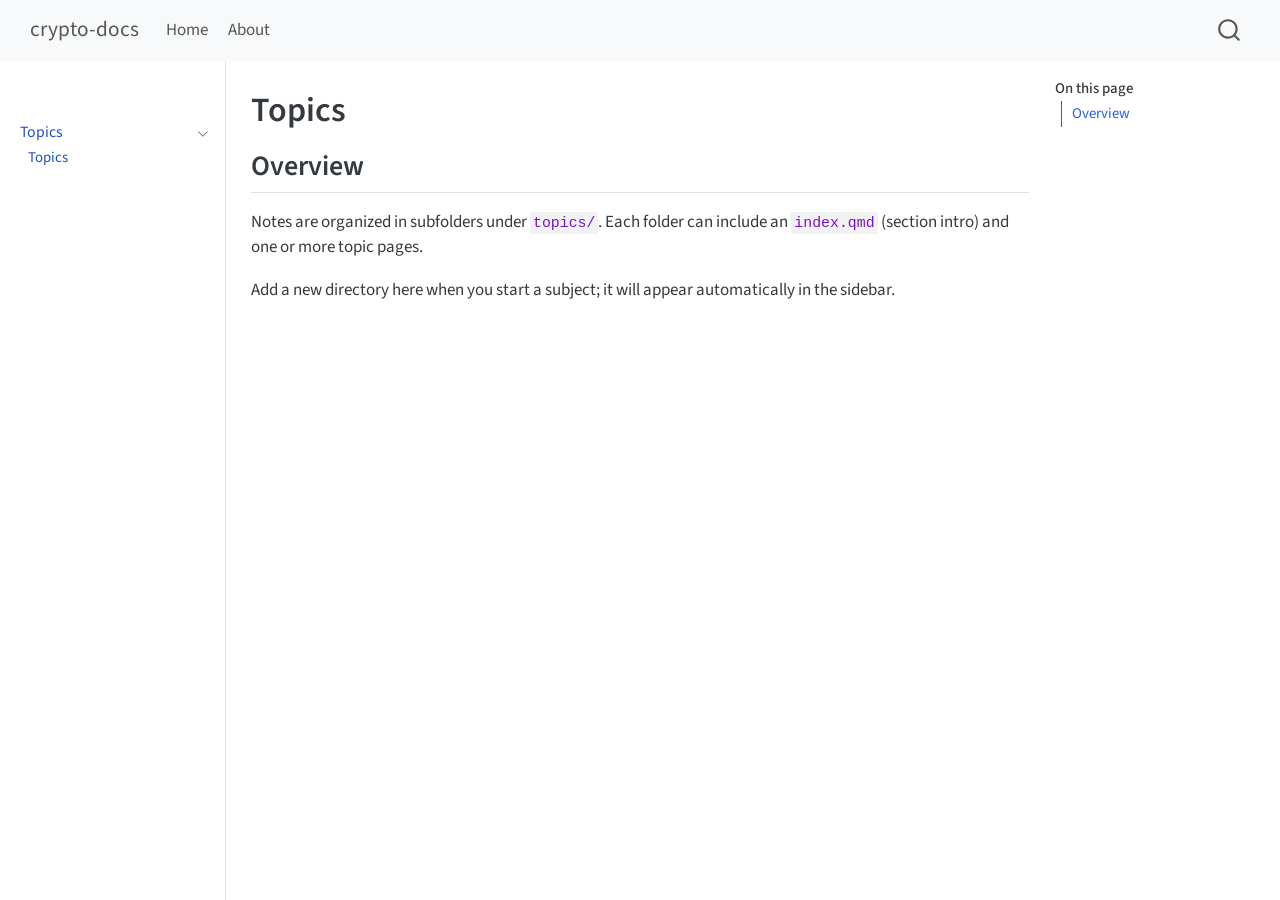
<file: topics/index.html>
<!DOCTYPE html>
<html xmlns="http://www.w3.org/1999/xhtml" lang="en" xml:lang="en"><head>

<meta charset="utf-8">
<meta name="generator" content="quarto-1.10.18">

<meta name="viewport" content="width=device-width, initial-scale=1.0, user-scalable=yes">


<title>Topics – crypto-docs</title>
<style>
/* Default styles provided by pandoc.
** See https://pandoc.org/MANUAL.html#variables-for-html for config info.
*/
span.smallcaps{font-variant: small-caps;}
div.columns{display: flex; gap: 1.5em;}
div.column{flex: auto;}
@media screen {
div.columns{gap: min(4vw, 1.5em);}
div.column{overflow-x: auto;}
}
div.hanging-indent{margin-left: 1.5em; text-indent: -1.5em;}
ul.task-list{list-style: none;}
ul.task-list li input[type="checkbox"] {
  width: 0.8em;
  margin: 0 0.8em 0.2em -1em; /* quarto-specific, see https://github.com/quarto-dev/quarto-cli/issues/4556 */ 
  vertical-align: middle;
}
</style>


<script src="../site_libs/quarto-nav/quarto-nav.js"></script>
<script src="../site_libs/quarto-nav/headroom.min.js"></script>
<script src="../site_libs/clipboard/clipboard.min.js"></script>
<script src="../site_libs/quarto-search/autocomplete.umd.js"></script>
<script src="../site_libs/quarto-search/fuse.min.js"></script>
<script src="../site_libs/quarto-search/quarto-search.js"></script>
<meta name="quarto:offset" content="../">
<script src="../site_libs/quarto-html/quarto.js" type="module"></script>
<script src="../site_libs/quarto-html/tabsets/tabsets.js" type="module"></script>
<script src="../site_libs/quarto-html/popper.min.js"></script>
<script src="../site_libs/quarto-html/tippy.umd.min.js"></script>
<script src="../site_libs/quarto-html/anchor.min.js"></script>
<link href="../site_libs/quarto-html/tippy.css" rel="stylesheet">
<link href="../site_libs/quarto-html/quarto-syntax-highlighting-64a204ab8560d761af7679ceaba22944.css" rel="stylesheet" id="quarto-text-highlighting-styles">
<script src="../site_libs/bootstrap/bootstrap.min.js"></script>
<link href="../site_libs/bootstrap/bootstrap-icons.css" rel="stylesheet">
<link href="../site_libs/bootstrap/bootstrap-409d7efc0d668b971b12d817017f6699.min.css" rel="stylesheet" append-hash="true" id="quarto-bootstrap" data-mode="light">
<script id="quarto-search-options" type="application/json">{
  "location": "navbar",
  "copy-button": false,
  "collapse-after": 3,
  "panel-placement": "end",
  "type": "overlay",
  "limit": 50,
  "keyboard-shortcut": [
    "f",
    "/",
    "s"
  ],
  "language": {
    "search-no-results-text": "No results",
    "search-matching-documents-text": "matching documents",
    "search-copy-link-title": "Copy link to search",
    "search-hide-matches-text": "Hide additional matches",
    "search-more-match-text": "more match in this document",
    "search-more-matches-text": "more matches in this document",
    "search-clear-button-title": "Clear",
    "search-text-placeholder": "",
    "search-detached-cancel-button-title": "Cancel",
    "search-submit-button-title": "Submit",
    "search-label": "Search"
  }
}</script>


</head>

<body class="nav-sidebar docked nav-fixed quarto-light">

<div id="quarto-search-results"></div>
  <header id="quarto-header" class="headroom fixed-top">
    <nav class="navbar navbar-expand-lg " data-bs-theme="dark">
      <div class="navbar-container container-fluid">
      <div class="navbar-brand-container mx-auto">
    <a class="navbar-brand" href="../index.html">
    <span class="navbar-title">crypto-docs</span>
    </a>
  </div>
            <div id="quarto-search" class="" title="Search"></div>
          <button class="navbar-toggler" type="button" data-bs-toggle="collapse" data-bs-target="#navbarCollapse" aria-controls="navbarCollapse" role="menu" aria-expanded="false" aria-label="Toggle navigation" onclick="if (window.quartoToggleHeadroom) { window.quartoToggleHeadroom(); }">
  <span class="navbar-toggler-icon"></span>
</button>
          <div class="collapse navbar-collapse" id="navbarCollapse">
            <ul class="navbar-nav navbar-nav-scroll me-auto">
  <li class="nav-item">
    <a class="nav-link" href="../index.html"> 
<span class="menu-text">Home</span></a>
  </li>  
  <li class="nav-item">
    <a class="nav-link" href="../about.html"> 
<span class="menu-text">About</span></a>
  </li>  
</ul>
          </div> <!-- /navcollapse -->
            <div class="quarto-navbar-tools">
</div>
      </div> <!-- /container-fluid -->
    </nav>
  <nav class="quarto-secondary-nav">
    <div class="container-fluid d-flex">
      <button type="button" class="quarto-btn-toggle btn" data-bs-toggle="collapse" role="button" data-bs-target=".quarto-sidebar-collapse-item" aria-controls="quarto-sidebar" aria-expanded="false" aria-label="Toggle sidebar navigation" onclick="if (window.quartoToggleHeadroom) { window.quartoToggleHeadroom(); }">
        <i class="bi bi-layout-text-sidebar-reverse"></i>
      </button>
        <nav class="quarto-page-breadcrumbs" aria-label="breadcrumb"><ol class="breadcrumb"><li class="breadcrumb-item"><a href="../topics/index.html">Topics</a></li></ol></nav>
        <a class="flex-grow-1" role="navigation" data-bs-toggle="collapse" data-bs-target=".quarto-sidebar-collapse-item" aria-controls="quarto-sidebar" aria-expanded="false" aria-label="Toggle sidebar navigation" onclick="if (window.quartoToggleHeadroom) { window.quartoToggleHeadroom(); }">      
        </a>
      <button type="button" class="btn quarto-search-button" aria-label="Search" onclick="window.quartoOpenSearch();">
        <i class="bi bi-search"></i>
      </button>
    </div>
  </nav>
</header>
<!-- content -->
<div id="quarto-content" class="quarto-container page-columns page-rows-contents page-layout-article page-navbar">
<!-- sidebar -->
  <nav id="quarto-sidebar" class="sidebar collapse collapse-horizontal quarto-sidebar-collapse-item sidebar-navigation docked overflow-auto">
        <div class="mt-2 flex-shrink-0 align-items-center">
        <div class="sidebar-search">
        <div id="quarto-search" class="" title="Search"></div>
        </div>
        </div>
    <div class="sidebar-menu-container"> 
    <ul class="list-unstyled mt-1">
        <li class="sidebar-item sidebar-item-section">
      <div class="sidebar-item-container"> 
            <a href="../topics/index.html" class="sidebar-item-text sidebar-link active">
 <span class="menu-text">Topics</span></a>
          <a class="sidebar-item-toggle text-start" data-bs-toggle="collapse" data-bs-target="#quarto-sidebar-section-1" role="navigation" aria-expanded="true" aria-label="Toggle section">
            <i class="bi bi-chevron-right ms-2"></i>
          </a> 
      </div>
      <ul id="quarto-sidebar-section-1" class="collapse list-unstyled sidebar-section depth1 show">  
          <li class="sidebar-item">
  <div class="sidebar-item-container"> 
  <a href="../topics/index.html" class="sidebar-item-text sidebar-link active">
 <span class="menu-text">Topics</span></a>
  </div>
</li>
      </ul>
  </li>
    </ul>
    </div>
</nav>
<div id="quarto-sidebar-glass" class="quarto-sidebar-collapse-item" data-bs-toggle="collapse" data-bs-target=".quarto-sidebar-collapse-item"></div>
<!-- margin-sidebar -->
    <div id="quarto-margin-sidebar" class="sidebar margin-sidebar">
        <nav id="TOC" role="doc-toc" class="toc-active">
    <h2 id="toc-title">On this page</h2>
   
  <ul>
  <li><a href="#overview" id="toc-overview" class="nav-link active" data-scroll-target="#overview">Overview</a></li>
  </ul>
</nav>
    </div>
<!-- main -->
<main class="content" id="quarto-document-content">

<header id="title-block-header" class="quarto-title-block default">
<div class="quarto-title">
<h1 class="title">Topics</h1>
</div>



<div class="quarto-title-meta">

    
  
    
  </div>
  


</header>


<section id="overview" class="level2">
<h2 class="anchored" data-anchor-id="overview">Overview</h2>
<p>Notes are organized in subfolders under <code>topics/</code>. Each folder can include an <code>index.qmd</code> (section intro) and one or more topic pages.</p>
<p>Add a new directory here when you start a subject; it will appear automatically in the sidebar.</p>


</section>

</main> <!-- /main -->
<script id="quarto-html-after-body" type="application/javascript">
  window.document.addEventListener("DOMContentLoaded", function (event) {
    const icon = "";
    const anchorJS = new window.AnchorJS();
    anchorJS.options = {
      placement: 'right',
      icon: icon
    };
    anchorJS.add('.anchored');
    const isCodeAnnotation = (el) => {
      for (const clz of el.classList) {
        if (clz.startsWith('code-annotation-')) {                     
          return true;
        }
      }
      return false;
    }
    const onCopySuccess = function(e) {
      // button target
      const button = e.trigger;
      // don't keep focus
      button.blur();
      // flash "checked"
      button.classList.add('code-copy-button-checked');
      var currentTitle = button.getAttribute("title");
      button.setAttribute("title", "Copied!");
      let tooltip;
      if (window.bootstrap) {
        button.setAttribute("data-bs-toggle", "tooltip");
        button.setAttribute("data-bs-placement", "left");
        button.setAttribute("data-bs-title", "Copied!");
        tooltip = new bootstrap.Tooltip(button, 
          { trigger: "manual", 
            customClass: "code-copy-button-tooltip",
            offset: [0, -8]});
        tooltip.show();    
      }
      setTimeout(function() {
        if (tooltip) {
          tooltip.hide();
          button.removeAttribute("data-bs-title");
          button.removeAttribute("data-bs-toggle");
          button.removeAttribute("data-bs-placement");
        }
        button.setAttribute("title", currentTitle);
        button.classList.remove('code-copy-button-checked');
      }, 1000);
      // clear code selection
      e.clearSelection();
    }
    const getTextToCopy = function(trigger) {
      const outerScaffold = trigger.parentElement.cloneNode(true);
      const codeEl = outerScaffold.querySelector('code');
      for (const childEl of codeEl.children) {
        if (isCodeAnnotation(childEl)) {
          childEl.remove();
        }
      }
      return codeEl.innerText;
    }
    const clipboard = new window.ClipboardJS('.code-copy-button:not([data-in-quarto-modal])', {
      text: getTextToCopy
    });
    clipboard.on('success', onCopySuccess);
    if (window.document.getElementById('quarto-embedded-source-code-modal')) {
      const clipboardModal = new window.ClipboardJS('.code-copy-button[data-in-quarto-modal]', {
        text: getTextToCopy,
        container: window.document.getElementById('quarto-embedded-source-code-modal')
      });
      clipboardModal.on('success', onCopySuccess);
    }
      var localhostRegex = new RegExp(/^(?:http|https):\/\/localhost\:?[0-9]*\//);
      var mailtoRegex = new RegExp(/^mailto:/);
        var filterRegex = new RegExp("https:\/\/tfullert\.github\.io\/crypto-docs\/");
      var isInternal = (href) => {
          return filterRegex.test(href) || localhostRegex.test(href) || mailtoRegex.test(href);
      }
      // Inspect non-navigation links and adorn them if external
     var links = window.document.querySelectorAll('a[href]:not(.nav-link):not(.navbar-brand):not(.toc-action):not(.sidebar-link):not(.sidebar-item-toggle):not(.pagination-link):not(.no-external):not([aria-hidden]):not(.dropdown-item):not(.quarto-navigation-tool):not(.about-link)');
      for (var i=0; i<links.length; i++) {
        const link = links[i];
        if (!isInternal(link.href)) {
          // undo the damage that might have been done by quarto-nav.js in the case of
          // links that we want to consider external
          if (link.dataset.originalHref !== undefined) {
            link.href = link.dataset.originalHref;
          }
        }
      }
    function tippyHover(el, contentFn, onTriggerFn, onUntriggerFn) {
      const config = {
        allowHTML: true,
        maxWidth: 500,
        delay: 100,
        arrow: false,
        appendTo: function(el) {
            return el.parentElement;
        },
        interactive: true,
        interactiveBorder: 10,
        theme: 'quarto',
        placement: 'bottom-start',
      };
      if (contentFn) {
        config.content = contentFn;
      }
      if (onTriggerFn) {
        config.onTrigger = onTriggerFn;
      }
      if (onUntriggerFn) {
        config.onUntrigger = onUntriggerFn;
      }
      window.tippy(el, config); 
    }
    const noterefs = window.document.querySelectorAll('a[role="doc-noteref"]');
    for (var i=0; i<noterefs.length; i++) {
      const ref = noterefs[i];
      tippyHover(ref, function() {
        // use id or data attribute instead here
        let href = ref.getAttribute('data-footnote-href') || ref.getAttribute('href');
        try { href = new URL(href).hash; } catch {}
        const id = href.replace(/^#\/?/, "");
        const note = window.document.getElementById(id);
        if (note) {
          return note.innerHTML;
        } else {
          return "";
        }
      });
    }
    const xrefs = window.document.querySelectorAll('a.quarto-xref');
    const processXRef = (id, note) => {
      // Strip column container classes
      const stripColumnClz = (el) => {
        el.classList.remove("page-full", "page-columns");
        if (el.children) {
          for (const child of el.children) {
            stripColumnClz(child);
          }
        }
      }
      stripColumnClz(note)
      if (id === null || id.startsWith('sec-')) {
        // Special case sections, only their first couple elements
        const container = document.createElement("div");
        if (note.children && note.children.length > 2) {
          container.appendChild(note.children[0].cloneNode(true));
          for (let i = 1; i < note.children.length; i++) {
            const child = note.children[i];
            if (child.tagName === "P" && child.innerText === "") {
              continue;
            } else {
              container.appendChild(child.cloneNode(true));
              break;
            }
          }
          if (window.Quarto?.typesetMath) {
            window.Quarto.typesetMath(container);
          }
          return container.innerHTML
        } else {
          if (window.Quarto?.typesetMath) {
            window.Quarto.typesetMath(note);
          }
          return note.innerHTML;
        }
      } else {
        // Remove any anchor links if they are present
        const anchorLink = note.querySelector('a.anchorjs-link');
        if (anchorLink) {
          anchorLink.remove();
        }
        if (window.Quarto?.typesetMath) {
          window.Quarto.typesetMath(note);
        }
        if (note.classList.contains("callout")) {
          return note.outerHTML;
        } else {
          return note.innerHTML;
        }
      }
    }
    for (var i=0; i<xrefs.length; i++) {
      const xref = xrefs[i];
      tippyHover(xref, undefined, function(instance) {
        instance.disable();
        let url = xref.getAttribute('href');
        let hash = undefined; 
        if (url.startsWith('#')) {
          hash = url;
        } else {
          try { hash = new URL(url).hash; } catch {}
        }
        if (hash) {
          const id = hash.replace(/^#\/?/, "");
          const note = window.document.getElementById(id);
          if (note !== null) {
            try {
              const html = processXRef(id, note.cloneNode(true));
              instance.setContent(html);
            } finally {
              instance.enable();
              instance.show();
            }
          } else {
            // See if we can fetch this
            fetch(url.split('#')[0])
            .then(res => res.text())
            .then(html => {
              const parser = new DOMParser();
              const htmlDoc = parser.parseFromString(html, "text/html");
              const note = htmlDoc.getElementById(id);
              if (note !== null) {
                const html = processXRef(id, note);
                instance.setContent(html);
              } 
            }).finally(() => {
              instance.enable();
              instance.show();
            });
          }
        } else {
          // See if we can fetch a full url (with no hash to target)
          // This is a special case and we should probably do some content thinning / targeting
          fetch(url)
          .then(res => res.text())
          .then(html => {
            const parser = new DOMParser();
            const htmlDoc = parser.parseFromString(html, "text/html");
            const note = htmlDoc.querySelector('main.content');
            if (note !== null) {
              // This should only happen for chapter cross references
              // (since there is no id in the URL)
              // remove the first header
              if (note.children.length > 0 && note.children[0].tagName === "HEADER") {
                note.children[0].remove();
              }
              const html = processXRef(null, note);
              instance.setContent(html);
            } 
          }).finally(() => {
            instance.enable();
            instance.show();
          });
        }
      }, function(instance) {
      });
    }
        let selectedAnnoteEl;
        const selectorForAnnotation = ( cell, annotation) => {
          let cellAttr = 'data-code-cell="' + cell + '"';
          let lineAttr = 'data-code-annotation="' +  annotation + '"';
          const selector = 'span[' + cellAttr + '][' + lineAttr + ']';
          return selector;
        }
        const selectCodeLines = (annoteEl) => {
          const doc = window.document;
          const targetCell = annoteEl.getAttribute("data-target-cell");
          const targetAnnotation = annoteEl.getAttribute("data-target-annotation");
          const annoteSpan = window.document.querySelector(selectorForAnnotation(targetCell, targetAnnotation));
          const lines = annoteSpan.getAttribute("data-code-lines").split(",");
          const lineIds = lines.map((line) => {
            return targetCell + "-" + line;
          })
          let top = null;
          let height = null;
          let parent = null;
          if (lineIds.length > 0) {
              //compute the position of the single el (top and bottom and make a div)
              const el = window.document.getElementById(lineIds[0]);
              top = el.offsetTop;
              height = el.offsetHeight;
              parent = el.parentElement.parentElement;
            if (lineIds.length > 1) {
              const lastEl = window.document.getElementById(lineIds[lineIds.length - 1]);
              const bottom = lastEl.offsetTop + lastEl.offsetHeight;
              height = bottom - top;
            }
            if (top !== null && height !== null && parent !== null) {
              // cook up a div (if necessary) and position it 
              let div = window.document.getElementById("code-annotation-line-highlight");
              if (div === null) {
                div = window.document.createElement("div");
                div.setAttribute("id", "code-annotation-line-highlight");
                div.style.position = 'absolute';
                parent.appendChild(div);
              }
              div.style.top = top - 2 + "px";
              div.style.height = height + 4 + "px";
              div.style.left = 0;
              let gutterDiv = window.document.getElementById("code-annotation-line-highlight-gutter");
              if (gutterDiv === null) {
                gutterDiv = window.document.createElement("div");
                gutterDiv.setAttribute("id", "code-annotation-line-highlight-gutter");
                gutterDiv.style.position = 'absolute';
                const codeCell = window.document.getElementById(targetCell);
                const gutter = codeCell.querySelector('.code-annotation-gutter');
                gutter.appendChild(gutterDiv);
              }
              gutterDiv.style.top = top - 2 + "px";
              gutterDiv.style.height = height + 4 + "px";
            }
            selectedAnnoteEl = annoteEl;
          }
        };
        const unselectCodeLines = () => {
          const elementsIds = ["code-annotation-line-highlight", "code-annotation-line-highlight-gutter"];
          elementsIds.forEach((elId) => {
            const div = window.document.getElementById(elId);
            if (div) {
              div.remove();
            }
          });
          selectedAnnoteEl = undefined;
        };
          // Handle positioning of the toggle
      window.addEventListener(
        "resize",
        throttle(() => {
          elRect = undefined;
          if (selectedAnnoteEl) {
            selectCodeLines(selectedAnnoteEl);
          }
        }, 10)
      );
      function throttle(fn, ms) {
      let throttle = false;
      let timer;
        return (...args) => {
          if(!throttle) { // first call gets through
              fn.apply(this, args);
              throttle = true;
          } else { // all the others get throttled
              if(timer) clearTimeout(timer); // cancel #2
              timer = setTimeout(() => {
                fn.apply(this, args);
                timer = throttle = false;
              }, ms);
          }
        };
      }
        // Attach click handler to the DT
        const annoteDls = window.document.querySelectorAll('dt[data-target-cell]');
        for (const annoteDlNode of annoteDls) {
          annoteDlNode.addEventListener('click', (event) => {
            const clickedEl = event.target;
            if (clickedEl !== selectedAnnoteEl) {
              unselectCodeLines();
              const activeEl = window.document.querySelector('dt[data-target-cell].code-annotation-active');
              if (activeEl) {
                activeEl.classList.remove('code-annotation-active');
              }
              selectCodeLines(clickedEl);
              clickedEl.classList.add('code-annotation-active');
            } else {
              // Unselect the line
              unselectCodeLines();
              clickedEl.classList.remove('code-annotation-active');
            }
          });
        }
    const findCites = (el) => {
      const parentEl = el.parentElement;
      if (parentEl) {
        const cites = parentEl.dataset.cites;
        if (cites) {
          return {
            el,
            cites: cites.split(' ')
          };
        } else {
          return findCites(el.parentElement)
        }
      } else {
        return undefined;
      }
    };
    var bibliorefs = window.document.querySelectorAll('a[role="doc-biblioref"]');
    for (var i=0; i<bibliorefs.length; i++) {
      const ref = bibliorefs[i];
      const citeInfo = findCites(ref);
      if (citeInfo) {
        tippyHover(citeInfo.el, function() {
          var popup = window.document.createElement('div');
          citeInfo.cites.forEach(function(cite) {
            var citeDiv = window.document.createElement('div');
            citeDiv.classList.add('hanging-indent');
            citeDiv.classList.add('csl-entry');
            var biblioDiv = window.document.getElementById('ref-' + cite);
            if (biblioDiv) {
              citeDiv.innerHTML = biblioDiv.innerHTML;
            }
            popup.appendChild(citeDiv);
          });
          return popup.innerHTML;
        });
      }
    }
  });
  </script>
</div> <!-- /content -->




</body></html>
</file>
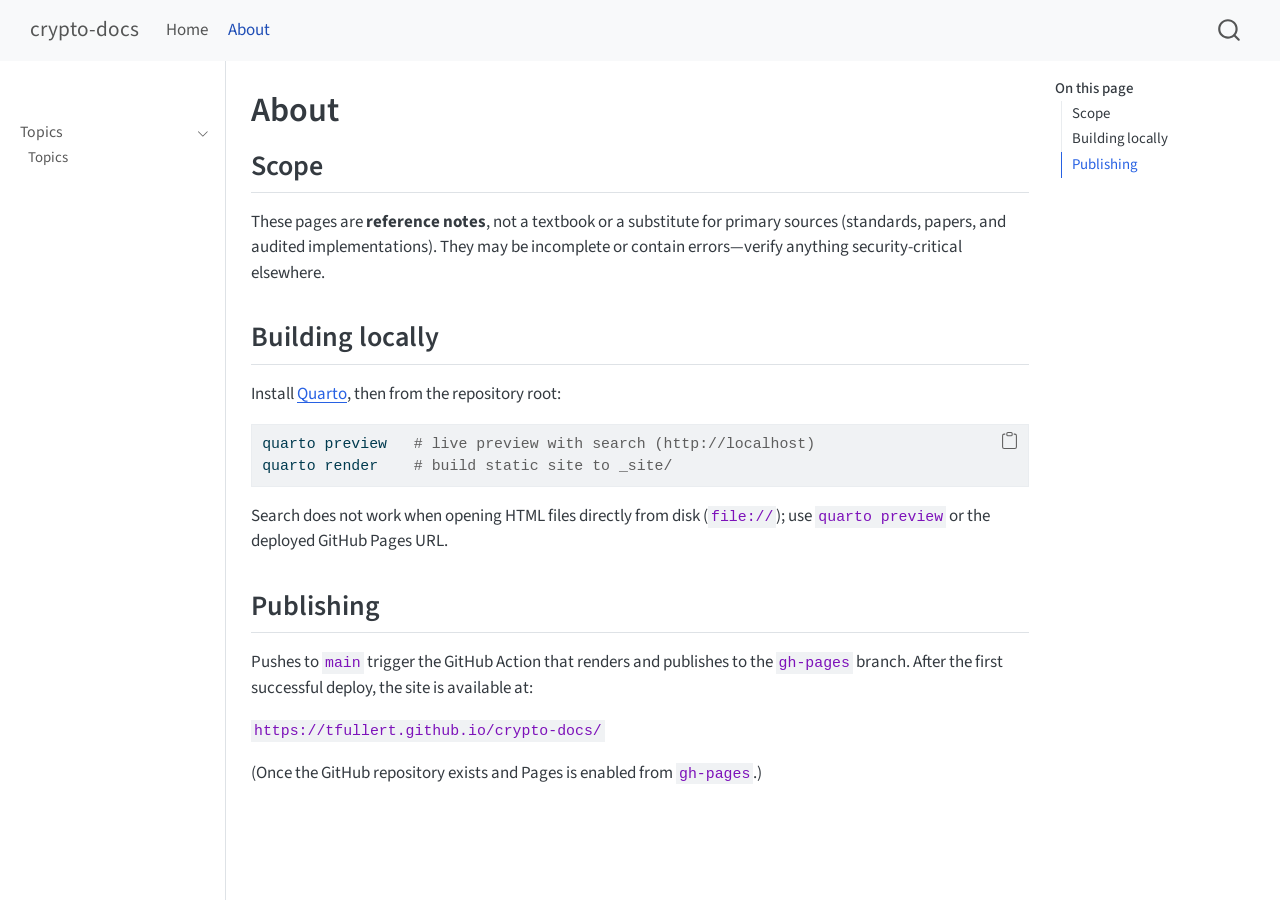
<file: about.html>
<!DOCTYPE html>
<html xmlns="http://www.w3.org/1999/xhtml" lang="en" xml:lang="en"><head>

<meta charset="utf-8">
<meta name="generator" content="quarto-1.10.18">

<meta name="viewport" content="width=device-width, initial-scale=1.0, user-scalable=yes">


<title>About – crypto-docs</title>
<style>
/* Default styles provided by pandoc.
** See https://pandoc.org/MANUAL.html#variables-for-html for config info.
*/
span.smallcaps{font-variant: small-caps;}
div.columns{display: flex; gap: 1.5em;}
div.column{flex: auto;}
@media screen {
div.columns{gap: min(4vw, 1.5em);}
div.column{overflow-x: auto;}
}
div.hanging-indent{margin-left: 1.5em; text-indent: -1.5em;}
ul.task-list{list-style: none;}
ul.task-list li input[type="checkbox"] {
  width: 0.8em;
  margin: 0 0.8em 0.2em -1em; /* quarto-specific, see https://github.com/quarto-dev/quarto-cli/issues/4556 */ 
  vertical-align: middle;
}
/* CSS for syntax highlighting */
html { -webkit-text-size-adjust: 100%; }
pre > code.sourceCode { white-space: pre; position: relative; }
pre > code.sourceCode > span { display: inline-block; line-height: 1.25; }
pre > code.sourceCode > span:empty { height: 1.2em; }
.sourceCode { overflow: visible; }
code.sourceCode > span { color: inherit; text-decoration: inherit; }
div.sourceCode { margin: 1em 0; }
pre.sourceCode { margin: 0; }
@media screen {
div.sourceCode { overflow: auto; }
}
@media print {
pre > code.sourceCode { white-space: pre-wrap; }
pre > code.sourceCode > span { text-indent: -5em; padding-left: 5em; }
}
pre.numberSource code
  { counter-reset: source-line 0; }
pre.numberSource code > span
  { position: relative; left: -4em; counter-increment: source-line; }
pre.numberSource code > span > a:first-child::before
  { content: counter(source-line);
    position: relative; left: -1em; text-align: right; vertical-align: baseline;
    border: none; display: inline-block;
    -webkit-touch-callout: none; -webkit-user-select: none;
    -khtml-user-select: none; -moz-user-select: none;
    -ms-user-select: none; user-select: none;
    padding: 0 4px; width: 4em;
  }
pre.numberSource { margin-left: 3em;  padding-left: 4px; }
div.sourceCode
  {   }
@media screen {
pre > code.sourceCode > span > a:first-child::before { text-decoration: underline; }
}
</style>


<script src="site_libs/quarto-nav/quarto-nav.js"></script>
<script src="site_libs/quarto-nav/headroom.min.js"></script>
<script src="site_libs/clipboard/clipboard.min.js"></script>
<script src="site_libs/quarto-search/autocomplete.umd.js"></script>
<script src="site_libs/quarto-search/fuse.min.js"></script>
<script src="site_libs/quarto-search/quarto-search.js"></script>
<meta name="quarto:offset" content="./">
<script src="site_libs/quarto-html/quarto.js" type="module"></script>
<script src="site_libs/quarto-html/tabsets/tabsets.js" type="module"></script>
<script src="site_libs/quarto-html/popper.min.js"></script>
<script src="site_libs/quarto-html/tippy.umd.min.js"></script>
<script src="site_libs/quarto-html/anchor.min.js"></script>
<link href="site_libs/quarto-html/tippy.css" rel="stylesheet">
<link href="site_libs/quarto-html/quarto-syntax-highlighting-64a204ab8560d761af7679ceaba22944.css" rel="stylesheet" id="quarto-text-highlighting-styles">
<script src="site_libs/bootstrap/bootstrap.min.js"></script>
<link href="site_libs/bootstrap/bootstrap-icons.css" rel="stylesheet">
<link href="site_libs/bootstrap/bootstrap-409d7efc0d668b971b12d817017f6699.min.css" rel="stylesheet" append-hash="true" id="quarto-bootstrap" data-mode="light">
<script id="quarto-search-options" type="application/json">{
  "location": "navbar",
  "copy-button": false,
  "collapse-after": 3,
  "panel-placement": "end",
  "type": "overlay",
  "limit": 50,
  "keyboard-shortcut": [
    "f",
    "/",
    "s"
  ],
  "language": {
    "search-no-results-text": "No results",
    "search-matching-documents-text": "matching documents",
    "search-copy-link-title": "Copy link to search",
    "search-hide-matches-text": "Hide additional matches",
    "search-more-match-text": "more match in this document",
    "search-more-matches-text": "more matches in this document",
    "search-clear-button-title": "Clear",
    "search-text-placeholder": "",
    "search-detached-cancel-button-title": "Cancel",
    "search-submit-button-title": "Submit",
    "search-label": "Search"
  }
}</script>


</head>

<body class="nav-sidebar docked nav-fixed quarto-light">

<div id="quarto-search-results"></div>
  <header id="quarto-header" class="headroom fixed-top">
    <nav class="navbar navbar-expand-lg " data-bs-theme="dark">
      <div class="navbar-container container-fluid">
      <div class="navbar-brand-container mx-auto">
    <a class="navbar-brand" href="./index.html">
    <span class="navbar-title">crypto-docs</span>
    </a>
  </div>
            <div id="quarto-search" class="" title="Search"></div>
          <button class="navbar-toggler" type="button" data-bs-toggle="collapse" data-bs-target="#navbarCollapse" aria-controls="navbarCollapse" role="menu" aria-expanded="false" aria-label="Toggle navigation" onclick="if (window.quartoToggleHeadroom) { window.quartoToggleHeadroom(); }">
  <span class="navbar-toggler-icon"></span>
</button>
          <div class="collapse navbar-collapse" id="navbarCollapse">
            <ul class="navbar-nav navbar-nav-scroll me-auto">
  <li class="nav-item">
    <a class="nav-link" href="./index.html"> 
<span class="menu-text">Home</span></a>
  </li>  
  <li class="nav-item">
    <a class="nav-link active" href="./about.html" aria-current="page"> 
<span class="menu-text">About</span></a>
  </li>  
</ul>
          </div> <!-- /navcollapse -->
            <div class="quarto-navbar-tools">
</div>
      </div> <!-- /container-fluid -->
    </nav>
  <nav class="quarto-secondary-nav">
    <div class="container-fluid d-flex">
      <button type="button" class="quarto-btn-toggle btn" data-bs-toggle="collapse" role="button" data-bs-target=".quarto-sidebar-collapse-item" aria-controls="quarto-sidebar" aria-expanded="false" aria-label="Toggle sidebar navigation" onclick="if (window.quartoToggleHeadroom) { window.quartoToggleHeadroom(); }">
        <i class="bi bi-layout-text-sidebar-reverse"></i>
      </button>
        <nav class="quarto-page-breadcrumbs" aria-label="breadcrumb"><ol class="breadcrumb"><li class="breadcrumb-item">About</li></ol></nav>
        <a class="flex-grow-1" role="navigation" data-bs-toggle="collapse" data-bs-target=".quarto-sidebar-collapse-item" aria-controls="quarto-sidebar" aria-expanded="false" aria-label="Toggle sidebar navigation" onclick="if (window.quartoToggleHeadroom) { window.quartoToggleHeadroom(); }">      
        </a>
      <button type="button" class="btn quarto-search-button" aria-label="Search" onclick="window.quartoOpenSearch();">
        <i class="bi bi-search"></i>
      </button>
    </div>
  </nav>
</header>
<!-- content -->
<div id="quarto-content" class="quarto-container page-columns page-rows-contents page-layout-article page-navbar">
<!-- sidebar -->
  <nav id="quarto-sidebar" class="sidebar collapse collapse-horizontal quarto-sidebar-collapse-item sidebar-navigation docked overflow-auto">
        <div class="mt-2 flex-shrink-0 align-items-center">
        <div class="sidebar-search">
        <div id="quarto-search" class="" title="Search"></div>
        </div>
        </div>
    <div class="sidebar-menu-container"> 
    <ul class="list-unstyled mt-1">
        <li class="sidebar-item sidebar-item-section">
      <div class="sidebar-item-container"> 
            <a href="./topics/index.html" class="sidebar-item-text sidebar-link">
 <span class="menu-text">Topics</span></a>
          <a class="sidebar-item-toggle text-start" data-bs-toggle="collapse" data-bs-target="#quarto-sidebar-section-1" role="navigation" aria-expanded="true" aria-label="Toggle section">
            <i class="bi bi-chevron-right ms-2"></i>
          </a> 
      </div>
      <ul id="quarto-sidebar-section-1" class="collapse list-unstyled sidebar-section depth1 show">  
          <li class="sidebar-item">
  <div class="sidebar-item-container"> 
  <a href="./topics/index.html" class="sidebar-item-text sidebar-link">
 <span class="menu-text">Topics</span></a>
  </div>
</li>
      </ul>
  </li>
    </ul>
    </div>
</nav>
<div id="quarto-sidebar-glass" class="quarto-sidebar-collapse-item" data-bs-toggle="collapse" data-bs-target=".quarto-sidebar-collapse-item"></div>
<!-- margin-sidebar -->
    <div id="quarto-margin-sidebar" class="sidebar margin-sidebar">
        <nav id="TOC" role="doc-toc" class="toc-active">
    <h2 id="toc-title">On this page</h2>
   
  <ul>
  <li><a href="#scope" id="toc-scope" class="nav-link active" data-scroll-target="#scope">Scope</a></li>
  <li><a href="#building-locally" id="toc-building-locally" class="nav-link" data-scroll-target="#building-locally">Building locally</a></li>
  <li><a href="#publishing" id="toc-publishing" class="nav-link" data-scroll-target="#publishing">Publishing</a></li>
  </ul>
</nav>
    </div>
<!-- main -->
<main class="content" id="quarto-document-content">

<header id="title-block-header" class="quarto-title-block default">
<div class="quarto-title">
<h1 class="title">About</h1>
</div>



<div class="quarto-title-meta">

    
  
    
  </div>
  


</header>


<section id="scope" class="level2">
<h2 class="anchored" data-anchor-id="scope">Scope</h2>
<p>These pages are <strong>reference notes</strong>, not a textbook or a substitute for primary sources (standards, papers, and audited implementations). They may be incomplete or contain errors—verify anything security-critical elsewhere.</p>
</section>
<section id="building-locally" class="level2">
<h2 class="anchored" data-anchor-id="building-locally">Building locally</h2>
<p>Install <a href="https://quarto.org/docs/get-started/">Quarto</a>, then from the repository root:</p>
<div class="code-copy-outer-scaffold"><div class="sourceCode" id="cb1"><pre class="sourceCode bash code-with-copy"><code class="sourceCode bash"><span id="cb1-1"><a href="#cb1-1" aria-hidden="true" tabindex="-1"></a><span class="ex">quarto</span> preview   <span class="co"># live preview with search (http://localhost)</span></span>
<span id="cb1-2"><a href="#cb1-2" aria-hidden="true" tabindex="-1"></a><span class="ex">quarto</span> render    <span class="co"># build static site to _site/</span></span></code></pre></div><button title="Copy to Clipboard" class="code-copy-button"><i class="bi"></i></button></div>
<p>Search does not work when opening HTML files directly from disk (<code>file://</code>); use <code>quarto preview</code> or the deployed GitHub Pages URL.</p>
</section>
<section id="publishing" class="level2">
<h2 class="anchored" data-anchor-id="publishing">Publishing</h2>
<p>Pushes to <code>main</code> trigger the GitHub Action that renders and publishes to the <code>gh-pages</code> branch. After the first successful deploy, the site is available at:</p>
<p><code>https://tfullert.github.io/crypto-docs/</code></p>
<p>(Once the GitHub repository exists and Pages is enabled from <code>gh-pages</code>.)</p>


</section>

</main> <!-- /main -->
<script id="quarto-html-after-body" type="application/javascript">
  window.document.addEventListener("DOMContentLoaded", function (event) {
    const icon = "";
    const anchorJS = new window.AnchorJS();
    anchorJS.options = {
      placement: 'right',
      icon: icon
    };
    anchorJS.add('.anchored');
    const isCodeAnnotation = (el) => {
      for (const clz of el.classList) {
        if (clz.startsWith('code-annotation-')) {                     
          return true;
        }
      }
      return false;
    }
    const onCopySuccess = function(e) {
      // button target
      const button = e.trigger;
      // don't keep focus
      button.blur();
      // flash "checked"
      button.classList.add('code-copy-button-checked');
      var currentTitle = button.getAttribute("title");
      button.setAttribute("title", "Copied!");
      let tooltip;
      if (window.bootstrap) {
        button.setAttribute("data-bs-toggle", "tooltip");
        button.setAttribute("data-bs-placement", "left");
        button.setAttribute("data-bs-title", "Copied!");
        tooltip = new bootstrap.Tooltip(button, 
          { trigger: "manual", 
            customClass: "code-copy-button-tooltip",
            offset: [0, -8]});
        tooltip.show();    
      }
      setTimeout(function() {
        if (tooltip) {
          tooltip.hide();
          button.removeAttribute("data-bs-title");
          button.removeAttribute("data-bs-toggle");
          button.removeAttribute("data-bs-placement");
        }
        button.setAttribute("title", currentTitle);
        button.classList.remove('code-copy-button-checked');
      }, 1000);
      // clear code selection
      e.clearSelection();
    }
    const getTextToCopy = function(trigger) {
      const outerScaffold = trigger.parentElement.cloneNode(true);
      const codeEl = outerScaffold.querySelector('code');
      for (const childEl of codeEl.children) {
        if (isCodeAnnotation(childEl)) {
          childEl.remove();
        }
      }
      return codeEl.innerText;
    }
    const clipboard = new window.ClipboardJS('.code-copy-button:not([data-in-quarto-modal])', {
      text: getTextToCopy
    });
    clipboard.on('success', onCopySuccess);
    if (window.document.getElementById('quarto-embedded-source-code-modal')) {
      const clipboardModal = new window.ClipboardJS('.code-copy-button[data-in-quarto-modal]', {
        text: getTextToCopy,
        container: window.document.getElementById('quarto-embedded-source-code-modal')
      });
      clipboardModal.on('success', onCopySuccess);
    }
      var localhostRegex = new RegExp(/^(?:http|https):\/\/localhost\:?[0-9]*\//);
      var mailtoRegex = new RegExp(/^mailto:/);
        var filterRegex = new RegExp("https:\/\/tfullert\.github\.io\/crypto-docs\/");
      var isInternal = (href) => {
          return filterRegex.test(href) || localhostRegex.test(href) || mailtoRegex.test(href);
      }
      // Inspect non-navigation links and adorn them if external
     var links = window.document.querySelectorAll('a[href]:not(.nav-link):not(.navbar-brand):not(.toc-action):not(.sidebar-link):not(.sidebar-item-toggle):not(.pagination-link):not(.no-external):not([aria-hidden]):not(.dropdown-item):not(.quarto-navigation-tool):not(.about-link)');
      for (var i=0; i<links.length; i++) {
        const link = links[i];
        if (!isInternal(link.href)) {
          // undo the damage that might have been done by quarto-nav.js in the case of
          // links that we want to consider external
          if (link.dataset.originalHref !== undefined) {
            link.href = link.dataset.originalHref;
          }
        }
      }
    function tippyHover(el, contentFn, onTriggerFn, onUntriggerFn) {
      const config = {
        allowHTML: true,
        maxWidth: 500,
        delay: 100,
        arrow: false,
        appendTo: function(el) {
            return el.parentElement;
        },
        interactive: true,
        interactiveBorder: 10,
        theme: 'quarto',
        placement: 'bottom-start',
      };
      if (contentFn) {
        config.content = contentFn;
      }
      if (onTriggerFn) {
        config.onTrigger = onTriggerFn;
      }
      if (onUntriggerFn) {
        config.onUntrigger = onUntriggerFn;
      }
      window.tippy(el, config); 
    }
    const noterefs = window.document.querySelectorAll('a[role="doc-noteref"]');
    for (var i=0; i<noterefs.length; i++) {
      const ref = noterefs[i];
      tippyHover(ref, function() {
        // use id or data attribute instead here
        let href = ref.getAttribute('data-footnote-href') || ref.getAttribute('href');
        try { href = new URL(href).hash; } catch {}
        const id = href.replace(/^#\/?/, "");
        const note = window.document.getElementById(id);
        if (note) {
          return note.innerHTML;
        } else {
          return "";
        }
      });
    }
    const xrefs = window.document.querySelectorAll('a.quarto-xref');
    const processXRef = (id, note) => {
      // Strip column container classes
      const stripColumnClz = (el) => {
        el.classList.remove("page-full", "page-columns");
        if (el.children) {
          for (const child of el.children) {
            stripColumnClz(child);
          }
        }
      }
      stripColumnClz(note)
      if (id === null || id.startsWith('sec-')) {
        // Special case sections, only their first couple elements
        const container = document.createElement("div");
        if (note.children && note.children.length > 2) {
          container.appendChild(note.children[0].cloneNode(true));
          for (let i = 1; i < note.children.length; i++) {
            const child = note.children[i];
            if (child.tagName === "P" && child.innerText === "") {
              continue;
            } else {
              container.appendChild(child.cloneNode(true));
              break;
            }
          }
          if (window.Quarto?.typesetMath) {
            window.Quarto.typesetMath(container);
          }
          return container.innerHTML
        } else {
          if (window.Quarto?.typesetMath) {
            window.Quarto.typesetMath(note);
          }
          return note.innerHTML;
        }
      } else {
        // Remove any anchor links if they are present
        const anchorLink = note.querySelector('a.anchorjs-link');
        if (anchorLink) {
          anchorLink.remove();
        }
        if (window.Quarto?.typesetMath) {
          window.Quarto.typesetMath(note);
        }
        if (note.classList.contains("callout")) {
          return note.outerHTML;
        } else {
          return note.innerHTML;
        }
      }
    }
    for (var i=0; i<xrefs.length; i++) {
      const xref = xrefs[i];
      tippyHover(xref, undefined, function(instance) {
        instance.disable();
        let url = xref.getAttribute('href');
        let hash = undefined; 
        if (url.startsWith('#')) {
          hash = url;
        } else {
          try { hash = new URL(url).hash; } catch {}
        }
        if (hash) {
          const id = hash.replace(/^#\/?/, "");
          const note = window.document.getElementById(id);
          if (note !== null) {
            try {
              const html = processXRef(id, note.cloneNode(true));
              instance.setContent(html);
            } finally {
              instance.enable();
              instance.show();
            }
          } else {
            // See if we can fetch this
            fetch(url.split('#')[0])
            .then(res => res.text())
            .then(html => {
              const parser = new DOMParser();
              const htmlDoc = parser.parseFromString(html, "text/html");
              const note = htmlDoc.getElementById(id);
              if (note !== null) {
                const html = processXRef(id, note);
                instance.setContent(html);
              } 
            }).finally(() => {
              instance.enable();
              instance.show();
            });
          }
        } else {
          // See if we can fetch a full url (with no hash to target)
          // This is a special case and we should probably do some content thinning / targeting
          fetch(url)
          .then(res => res.text())
          .then(html => {
            const parser = new DOMParser();
            const htmlDoc = parser.parseFromString(html, "text/html");
            const note = htmlDoc.querySelector('main.content');
            if (note !== null) {
              // This should only happen for chapter cross references
              // (since there is no id in the URL)
              // remove the first header
              if (note.children.length > 0 && note.children[0].tagName === "HEADER") {
                note.children[0].remove();
              }
              const html = processXRef(null, note);
              instance.setContent(html);
            } 
          }).finally(() => {
            instance.enable();
            instance.show();
          });
        }
      }, function(instance) {
      });
    }
        let selectedAnnoteEl;
        const selectorForAnnotation = ( cell, annotation) => {
          let cellAttr = 'data-code-cell="' + cell + '"';
          let lineAttr = 'data-code-annotation="' +  annotation + '"';
          const selector = 'span[' + cellAttr + '][' + lineAttr + ']';
          return selector;
        }
        const selectCodeLines = (annoteEl) => {
          const doc = window.document;
          const targetCell = annoteEl.getAttribute("data-target-cell");
          const targetAnnotation = annoteEl.getAttribute("data-target-annotation");
          const annoteSpan = window.document.querySelector(selectorForAnnotation(targetCell, targetAnnotation));
          const lines = annoteSpan.getAttribute("data-code-lines").split(",");
          const lineIds = lines.map((line) => {
            return targetCell + "-" + line;
          })
          let top = null;
          let height = null;
          let parent = null;
          if (lineIds.length > 0) {
              //compute the position of the single el (top and bottom and make a div)
              const el = window.document.getElementById(lineIds[0]);
              top = el.offsetTop;
              height = el.offsetHeight;
              parent = el.parentElement.parentElement;
            if (lineIds.length > 1) {
              const lastEl = window.document.getElementById(lineIds[lineIds.length - 1]);
              const bottom = lastEl.offsetTop + lastEl.offsetHeight;
              height = bottom - top;
            }
            if (top !== null && height !== null && parent !== null) {
              // cook up a div (if necessary) and position it 
              let div = window.document.getElementById("code-annotation-line-highlight");
              if (div === null) {
                div = window.document.createElement("div");
                div.setAttribute("id", "code-annotation-line-highlight");
                div.style.position = 'absolute';
                parent.appendChild(div);
              }
              div.style.top = top - 2 + "px";
              div.style.height = height + 4 + "px";
              div.style.left = 0;
              let gutterDiv = window.document.getElementById("code-annotation-line-highlight-gutter");
              if (gutterDiv === null) {
                gutterDiv = window.document.createElement("div");
                gutterDiv.setAttribute("id", "code-annotation-line-highlight-gutter");
                gutterDiv.style.position = 'absolute';
                const codeCell = window.document.getElementById(targetCell);
                const gutter = codeCell.querySelector('.code-annotation-gutter');
                gutter.appendChild(gutterDiv);
              }
              gutterDiv.style.top = top - 2 + "px";
              gutterDiv.style.height = height + 4 + "px";
            }
            selectedAnnoteEl = annoteEl;
          }
        };
        const unselectCodeLines = () => {
          const elementsIds = ["code-annotation-line-highlight", "code-annotation-line-highlight-gutter"];
          elementsIds.forEach((elId) => {
            const div = window.document.getElementById(elId);
            if (div) {
              div.remove();
            }
          });
          selectedAnnoteEl = undefined;
        };
          // Handle positioning of the toggle
      window.addEventListener(
        "resize",
        throttle(() => {
          elRect = undefined;
          if (selectedAnnoteEl) {
            selectCodeLines(selectedAnnoteEl);
          }
        }, 10)
      );
      function throttle(fn, ms) {
      let throttle = false;
      let timer;
        return (...args) => {
          if(!throttle) { // first call gets through
              fn.apply(this, args);
              throttle = true;
          } else { // all the others get throttled
              if(timer) clearTimeout(timer); // cancel #2
              timer = setTimeout(() => {
                fn.apply(this, args);
                timer = throttle = false;
              }, ms);
          }
        };
      }
        // Attach click handler to the DT
        const annoteDls = window.document.querySelectorAll('dt[data-target-cell]');
        for (const annoteDlNode of annoteDls) {
          annoteDlNode.addEventListener('click', (event) => {
            const clickedEl = event.target;
            if (clickedEl !== selectedAnnoteEl) {
              unselectCodeLines();
              const activeEl = window.document.querySelector('dt[data-target-cell].code-annotation-active');
              if (activeEl) {
                activeEl.classList.remove('code-annotation-active');
              }
              selectCodeLines(clickedEl);
              clickedEl.classList.add('code-annotation-active');
            } else {
              // Unselect the line
              unselectCodeLines();
              clickedEl.classList.remove('code-annotation-active');
            }
          });
        }
    const findCites = (el) => {
      const parentEl = el.parentElement;
      if (parentEl) {
        const cites = parentEl.dataset.cites;
        if (cites) {
          return {
            el,
            cites: cites.split(' ')
          };
        } else {
          return findCites(el.parentElement)
        }
      } else {
        return undefined;
      }
    };
    var bibliorefs = window.document.querySelectorAll('a[role="doc-biblioref"]');
    for (var i=0; i<bibliorefs.length; i++) {
      const ref = bibliorefs[i];
      const citeInfo = findCites(ref);
      if (citeInfo) {
        tippyHover(citeInfo.el, function() {
          var popup = window.document.createElement('div');
          citeInfo.cites.forEach(function(cite) {
            var citeDiv = window.document.createElement('div');
            citeDiv.classList.add('hanging-indent');
            citeDiv.classList.add('csl-entry');
            var biblioDiv = window.document.getElementById('ref-' + cite);
            if (biblioDiv) {
              citeDiv.innerHTML = biblioDiv.innerHTML;
            }
            popup.appendChild(citeDiv);
          });
          return popup.innerHTML;
        });
      }
    }
  });
  </script>
</div> <!-- /content -->




</body></html>
</file>
<file: site_libs/quarto-html/tippy.css>
.tippy-box[data-animation=fade][data-state=hidden]{opacity:0}[data-tippy-root]{max-width:calc(100vw - 10px)}.tippy-box{position:relative;background-color:#333;color:#fff;border-radius:4px;font-size:14px;line-height:1.4;white-space:normal;outline:0;transition-property:transform,visibility,opacity}.tippy-box[data-placement^=top]>.tippy-arrow{bottom:0}.tippy-box[data-placement^=top]>.tippy-arrow:before{bottom:-7px;left:0;border-width:8px 8px 0;border-top-color:initial;transform-origin:center top}.tippy-box[data-placement^=bottom]>.tippy-arrow{top:0}.tippy-box[data-placement^=bottom]>.tippy-arrow:before{top:-7px;left:0;border-width:0 8px 8px;border-bottom-color:initial;transform-origin:center bottom}.tippy-box[data-placement^=left]>.tippy-arrow{right:0}.tippy-box[data-placement^=left]>.tippy-arrow:before{border-width:8px 0 8px 8px;border-left-color:initial;right:-7px;transform-origin:center left}.tippy-box[data-placement^=right]>.tippy-arrow{left:0}.tippy-box[data-placement^=right]>.tippy-arrow:before{left:-7px;border-width:8px 8px 8px 0;border-right-color:initial;transform-origin:center right}.tippy-box[data-inertia][data-state=visible]{transition-timing-function:cubic-bezier(.54,1.5,.38,1.11)}.tippy-arrow{width:16px;height:16px;color:#333}.tippy-arrow:before{content:"";position:absolute;border-color:transparent;border-style:solid}.tippy-content{position:relative;padding:5px 9px;z-index:1}
</file>
<file: site_libs/quarto-html/quarto-syntax-highlighting-64a204ab8560d761af7679ceaba22944.css>
/* quarto syntax highlight colors */
:root {
  --quarto-hl-ot-color: #003B4F;
  --quarto-hl-at-color: #657422;
  --quarto-hl-ss-color: #20794D;
  --quarto-hl-an-color: #5E5E5E;
  --quarto-hl-fu-color: #4758AB;
  --quarto-hl-st-color: #20794D;
  --quarto-hl-cf-color: #003B4F;
  --quarto-hl-op-color: #5E5E5E;
  --quarto-hl-er-color: #AD0000;
  --quarto-hl-bn-color: #AD0000;
  --quarto-hl-al-color: #AD0000;
  --quarto-hl-va-color: #111111;
  --quarto-hl-bu-color: inherit;
  --quarto-hl-ex-color: inherit;
  --quarto-hl-pp-color: #AD0000;
  --quarto-hl-in-color: #5E5E5E;
  --quarto-hl-vs-color: #20794D;
  --quarto-hl-wa-color: #5E5E5E;
  --quarto-hl-do-color: #5E5E5E;
  --quarto-hl-im-color: #00769E;
  --quarto-hl-ch-color: #20794D;
  --quarto-hl-dt-color: #AD0000;
  --quarto-hl-fl-color: #AD0000;
  --quarto-hl-co-color: #5E5E5E;
  --quarto-hl-cv-color: #5E5E5E;
  --quarto-hl-cn-color: #8f5902;
  --quarto-hl-sc-color: #5E5E5E;
  --quarto-hl-dv-color: #AD0000;
  --quarto-hl-kw-color: #003B4F;
}

/* other quarto variables */
:root {
  --quarto-font-monospace: SFMono-Regular, Menlo, Monaco, Consolas, "Liberation Mono", "Courier New", monospace;
}

/* syntax highlight based on Pandoc's rules */
pre > code.sourceCode > span {
  color: #003B4F;
}

code.sourceCode > span {
  color: #003B4F;
}

div.sourceCode,
div.sourceCode pre.sourceCode {
  color: #003B4F;
}

/* Normal */
code span {
  color: #003B4F;
}

/* Alert */
code span.al {
  color: #AD0000;
  font-style: inherit;
}

/* Annotation */
code span.an {
  color: #5E5E5E;
  font-style: inherit;
}

/* Attribute */
code span.at {
  color: #657422;
  font-style: inherit;
}

/* BaseN */
code span.bn {
  color: #AD0000;
  font-style: inherit;
}

/* BuiltIn */
code span.bu {
  font-style: inherit;
}

/* ControlFlow */
code span.cf {
  color: #003B4F;
  font-weight: bold;
  font-style: inherit;
}

/* Char */
code span.ch {
  color: #20794D;
  font-style: inherit;
}

/* Constant */
code span.cn {
  color: #8f5902;
  font-style: inherit;
}

/* Comment */
code span.co {
  color: #5E5E5E;
  font-style: inherit;
}

/* CommentVar */
code span.cv {
  color: #5E5E5E;
  font-style: italic;
}

/* Documentation */
code span.do {
  color: #5E5E5E;
  font-style: italic;
}

/* DataType */
code span.dt {
  color: #AD0000;
  font-style: inherit;
}

/* DecVal */
code span.dv {
  color: #AD0000;
  font-style: inherit;
}

/* Error */
code span.er {
  color: #AD0000;
  font-style: inherit;
}

/* Extension */
code span.ex {
  font-style: inherit;
}

/* Float */
code span.fl {
  color: #AD0000;
  font-style: inherit;
}

/* Function */
code span.fu {
  color: #4758AB;
  font-style: inherit;
}

/* Import */
code span.im {
  color: #00769E;
  font-style: inherit;
}

/* Information */
code span.in {
  color: #5E5E5E;
  font-style: inherit;
}

/* Keyword */
code span.kw {
  color: #003B4F;
  font-weight: bold;
  font-style: inherit;
}

/* Operator */
code span.op {
  color: #5E5E5E;
  font-style: inherit;
}

/* Other */
code span.ot {
  color: #003B4F;
  font-style: inherit;
}

/* Preprocessor */
code span.pp {
  color: #AD0000;
  font-style: inherit;
}

/* SpecialChar */
code span.sc {
  color: #5E5E5E;
  font-style: inherit;
}

/* SpecialString */
code span.ss {
  color: #20794D;
  font-style: inherit;
}

/* String */
code span.st {
  color: #20794D;
  font-style: inherit;
}

/* Variable */
code span.va {
  color: #111111;
  font-style: inherit;
}

/* VerbatimString */
code span.vs {
  color: #20794D;
  font-style: inherit;
}

/* Warning */
code span.wa {
  color: #5E5E5E;
  font-style: italic;
}

.prevent-inlining {
  content: "</";
}

/*# sourceMappingURL=9d8d5bb603a83b8298b89080a598c93b.css.map */
</file>
